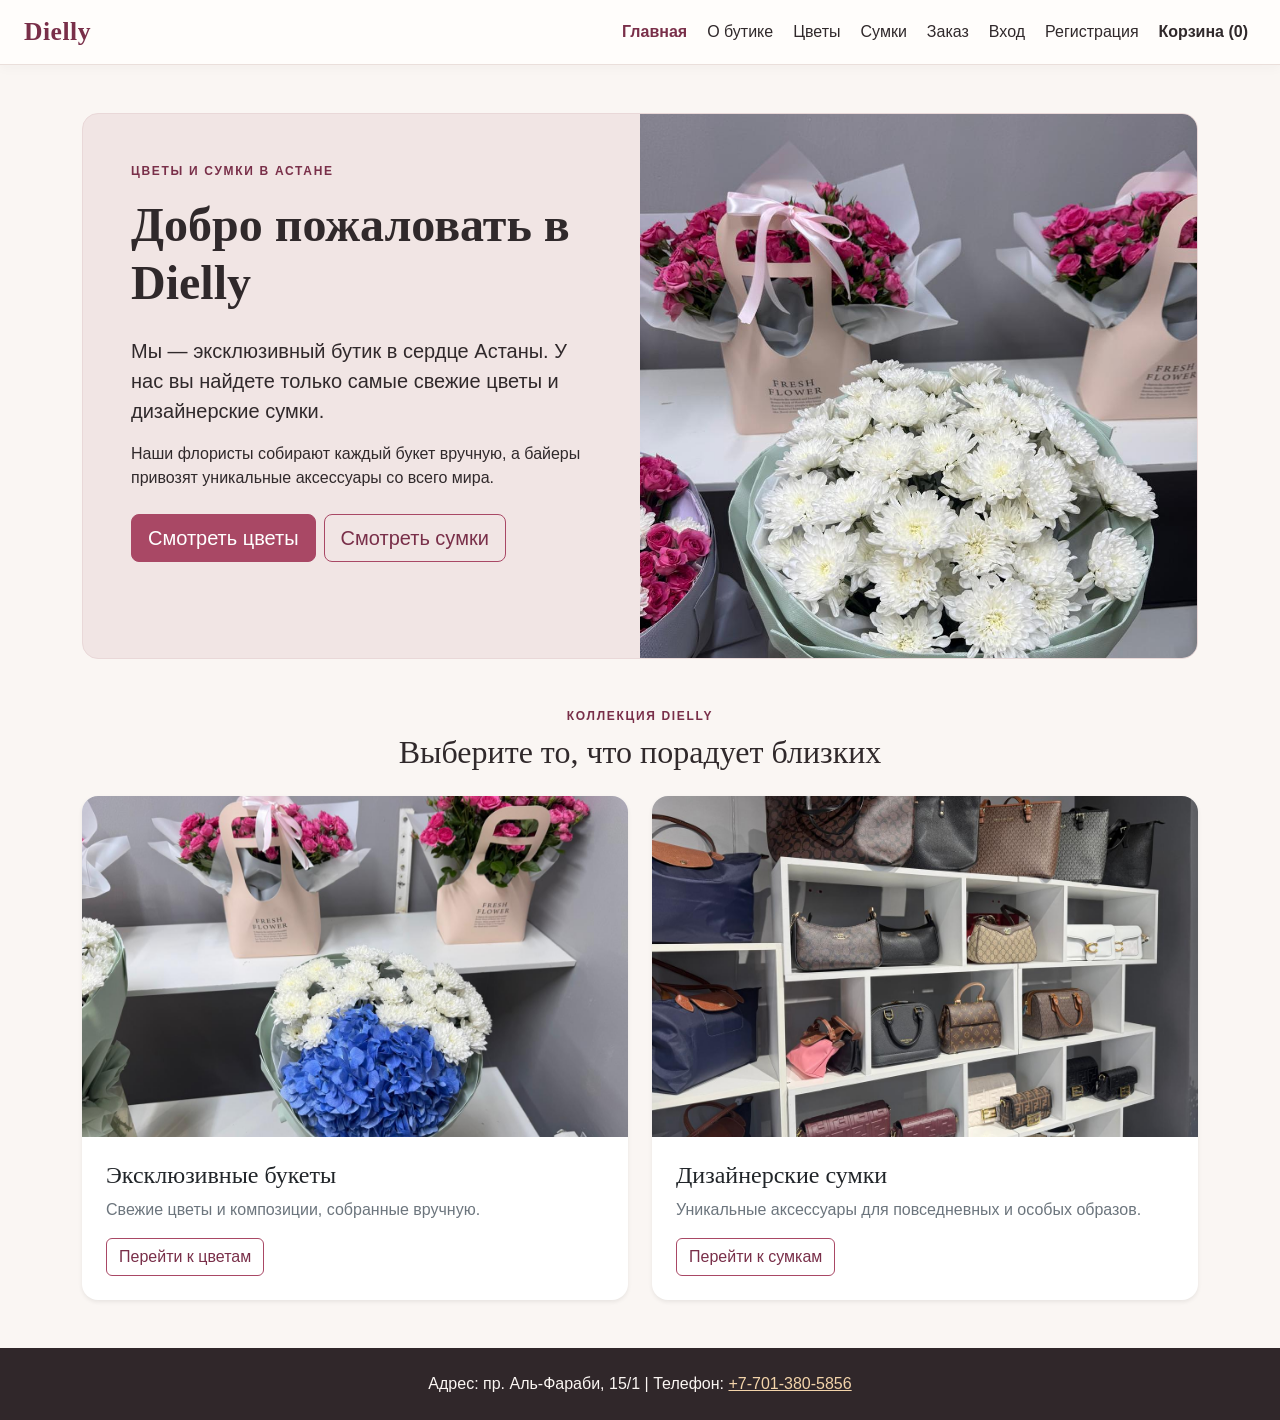
<file: index.html>
<!DOCTYPE html>
<html lang="ru">
<head>
    <meta charset="UTF-8">
    <meta name="viewport" content="width=device-width, initial-scale=1.0">
    <meta name="author" content="Sayat Maksatuly">
    <title>Главная — Dielly Flowers &amp; Bags</title>
    <!-- Bootstrap 5.3.8 -->
    <link href="https://cdn.jsdelivr.net/npm/bootstrap@5.3.8/dist/css/bootstrap.min.css" rel="stylesheet" integrity="sha384-sRIl4kxILFvY47J16cr9ZwB07vP4J8+LH7qKQnuqkuIAvNWLzeN8tE5YBujZqJLB" crossorigin="anonymous">
    <link rel="stylesheet" href="css/base.css">
    <link rel="stylesheet" href="css/sayat.css">
    <script src="https://code.jquery.com/jquery-3.7.1.min.js" integrity="sha256-/JqT3SQfawRcv/BIHPThkBvs0OEvtFFmqPF/lYI/Cxo=" crossorigin="anonymous" defer></script>
    <script src="js/data.js" defer></script>
    <script src="js/main.js" defer></script>
</head>
<body class="d-flex flex-column min-vh-100">
    <header class="site-header">
        <nav class="navbar navbar-expand-xl" aria-label="Основная навигация">
            <!-- container-fluid keeps the navigation full width. -->
            <div class="container-fluid px-3 px-lg-4">
                <a class="navbar-brand fw-semibold" href="index.html">Dielly</a>
                <button id="site-nav-toggle" class="navbar-toggler" type="button" data-bs-toggle="collapse" data-bs-target="#site-nav" aria-controls="site-nav" aria-expanded="false" aria-label="Открыть меню">
                    <span class="navbar-toggler-icon"></span>
                </button>
                <div class="collapse navbar-collapse" id="site-nav">
                    <ul class="navbar-nav ms-auto align-items-xl-center gap-xl-1">
                        <li class="nav-item"><a class="nav-link active" aria-current="page" href="index.html">Главная</a></li>
                        <li class="nav-item"><a class="nav-link" href="about.html">О бутике</a></li>
                        <li class="nav-item"><a class="nav-link" href="flowers.html">Цветы</a></li>
                        <li class="nav-item"><a class="nav-link" href="bags.html">Сумки</a></li>
                        <li class="nav-item"><a class="nav-link" href="order.html">Заказ</a></li>
                        <li class="nav-item"><a class="nav-link" href="login.html">Вход</a></li>
                        <li class="nav-item"><a class="nav-link" href="register.html">Регистрация</a></li>
                    </ul>
                </div>
            </div>
        </nav>
    </header>

    <main class="container flex-grow-1 py-4 py-md-5">
        <section class="hero-panel rounded-4 overflow-hidden mb-5">
            <div class="row g-0 align-items-stretch">
                <div class="col-12 col-lg-6 p-4 p-md-5 text-center text-md-start">
                    <p class="eyebrow mb-3">Цветы и сумки в Астане</p>
                    <h1 class="display-5 fw-bold mb-4">Добро пожаловать в Dielly</h1>
                    <p class="lead mb-3">Мы — эксклюзивный бутик в сердце Астаны. У нас вы найдете только самые свежие цветы и дизайнерские сумки.</p>
                    <p class="mb-4">Наши флористы собирают каждый букет вручную, а байеры привозят уникальные аксессуары со всего мира.</p>
                    <div class="d-flex flex-column flex-sm-row gap-2 justify-content-center justify-content-md-start">
                        <a class="btn btn-primary btn-lg" href="flowers.html">Смотреть цветы</a>
                        <a class="btn btn-outline-primary btn-lg" href="bags.html">Смотреть сумки</a>
                    </div>
                </div>
                <div class="col-12 col-lg-6 d-flex">
                    <img src="images/1/photo_3.jpeg" alt="Букеты цветов в бутике Dielly" class="hero-photo img-fluid d-block">
                </div>
            </div>
        </section>

        <section aria-labelledby="collections-title">
            <div class="text-center mb-4">
                <p class="eyebrow mb-2">Коллекция Dielly</p>
                <h2 id="collections-title" class="h2 mb-0">Выберите то, что порадует близких</h2>
            </div>
            <!-- Bootstrap Card component adapted for the existing flower and bag collections. -->
            <div class="row g-4">
                <div class="col-12 col-md-6">
                    <article class="card product-card h-100 border-0 shadow-sm">
                        <img src="images/1/photo_5.jpeg" alt="Цветочные композиции в бутике" class="category-photo img-fluid">
                        <div class="card-body p-4">
                            <h3 class="card-title h4">Эксклюзивные букеты</h3>
                            <p class="card-text text-secondary">Свежие цветы и композиции, собранные вручную.</p>
                            <a class="btn btn-outline-primary" href="flowers.html">Перейти к цветам</a>
                        </div>
                    </article>
                </div>
                <div class="col-12 col-md-6">
                    <article class="card product-card h-100 border-0 shadow-sm">
                        <img src="images/1/photo%202.jpeg" alt="Дизайнерские сумки на полках бутика" class="category-photo img-fluid">
                        <div class="card-body p-4">
                            <h3 class="card-title h4">Дизайнерские сумки</h3>
                            <p class="card-text text-secondary">Уникальные аксессуары для повседневных и особых образов.</p>
                            <a class="btn btn-outline-primary" href="bags.html">Перейти к сумкам</a>
                        </div>
                    </article>
                </div>
            </div>
        </section>
    </main>

    <footer class="mt-auto py-4 px-3 text-center">
        <p class="mb-0">Адрес: пр. Аль-Фараби, 15/1 | Телефон: <a href="tel:+77013805856">+7-701-380-5856</a></p>
    </footer>
    <script src="https://cdn.jsdelivr.net/npm/bootstrap@5.3.8/dist/js/bootstrap.bundle.min.js" integrity="sha384-FKyoEForCGlyvwx9Hj09JcYn3nv7wiPVlz7YYwJrWVcXK/BmnVDxM+D2scQbITxI" crossorigin="anonymous"></script>
</body>
</html>
</file>
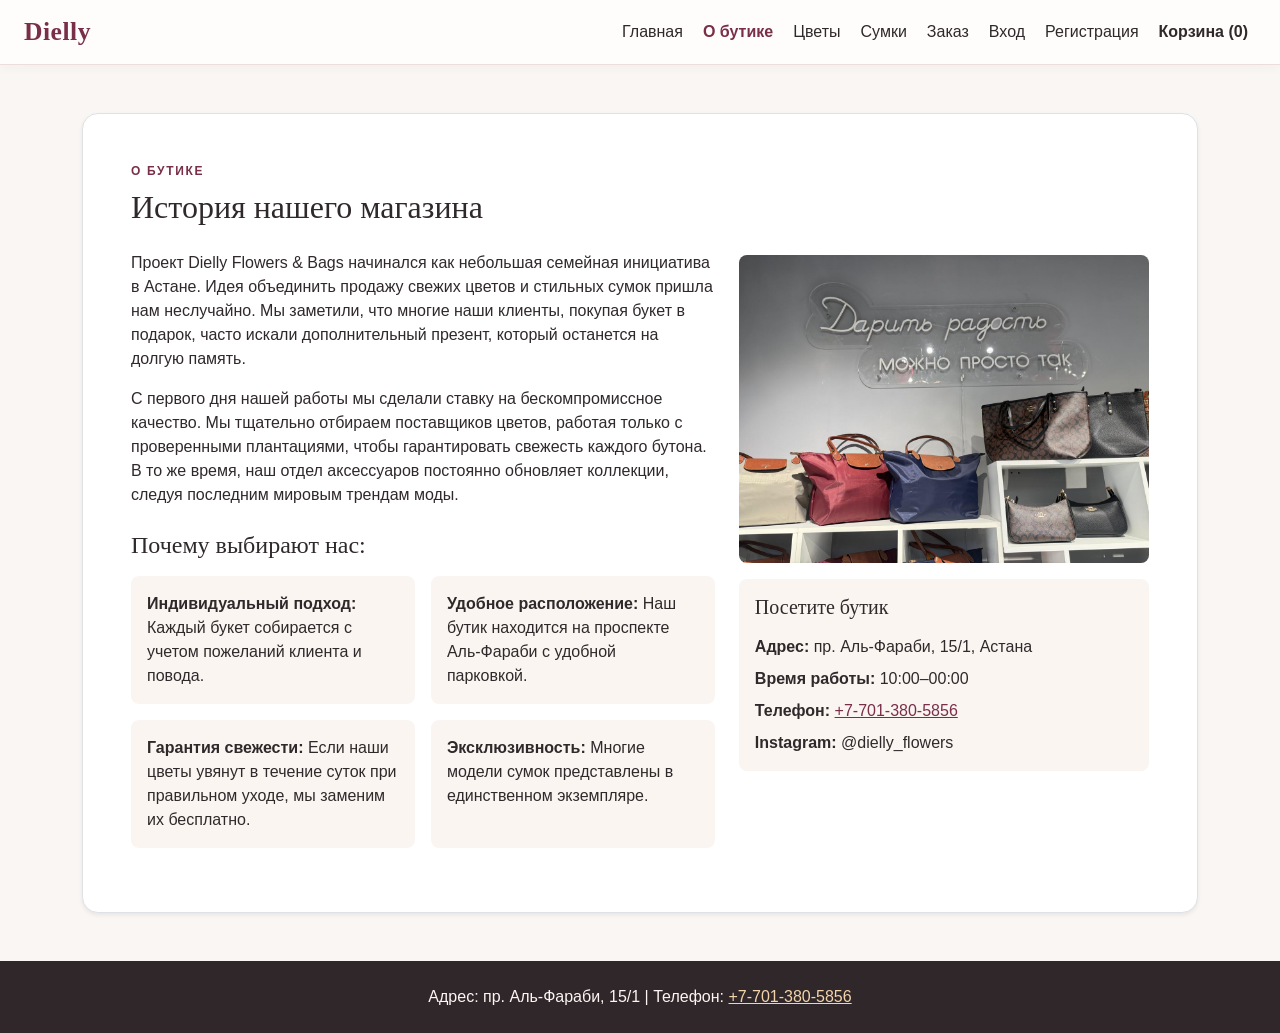
<file: about.html>
<!DOCTYPE html>
<html lang="ru">
<head>
    <meta charset="UTF-8">
    <meta name="viewport" content="width=device-width, initial-scale=1.0">
    <meta name="author" content="Rassul Tazhgulov">
    <title>О бутике — Dielly Flowers &amp; Bags</title>
    <!-- Bootstrap 5.3.8 -->
    <link href="https://cdn.jsdelivr.net/npm/bootstrap@5.3.8/dist/css/bootstrap.min.css" rel="stylesheet" integrity="sha384-sRIl4kxILFvY47J16cr9ZwB07vP4J8+LH7qKQnuqkuIAvNWLzeN8tE5YBujZqJLB" crossorigin="anonymous">
    <link rel="stylesheet" href="css/base.css">
    <link rel="stylesheet" href="css/rasul.css">
    <script src="https://code.jquery.com/jquery-3.7.1.min.js" integrity="sha256-/JqT3SQfawRcv/BIHPThkBvs0OEvtFFmqPF/lYI/Cxo=" crossorigin="anonymous" defer></script>
    <script src="js/data.js" defer></script>
    <script src="js/main.js" defer></script>
</head>
<body class="d-flex flex-column min-vh-100">
    <header class="site-header">
        <nav class="navbar navbar-expand-xl" aria-label="Основная навигация">
            <!-- container-fluid keeps the navigation full width. -->
            <div class="container-fluid px-3 px-lg-4">
                <a class="navbar-brand fw-semibold" href="index.html">Dielly</a>
                <button id="site-nav-toggle" class="navbar-toggler" type="button" data-bs-toggle="collapse" data-bs-target="#site-nav" aria-controls="site-nav" aria-expanded="false" aria-label="Открыть меню">
                    <span class="navbar-toggler-icon"></span>
                </button>
                <div class="collapse navbar-collapse" id="site-nav">
                    <ul class="navbar-nav ms-auto align-items-xl-center gap-xl-1">
                        <li class="nav-item"><a class="nav-link" href="index.html">Главная</a></li>
                        <li class="nav-item"><a class="nav-link active" aria-current="page" href="about.html">О бутике</a></li>
                        <li class="nav-item"><a class="nav-link" href="flowers.html">Цветы</a></li>
                        <li class="nav-item"><a class="nav-link" href="bags.html">Сумки</a></li>
                        <li class="nav-item"><a class="nav-link" href="order.html">Заказ</a></li>
                        <li class="nav-item"><a class="nav-link" href="login.html">Вход</a></li>
                        <li class="nav-item"><a class="nav-link" href="register.html">Регистрация</a></li>
                    </ul>
                </div>
            </div>
        </nav>
    </header>

    <main class="container flex-grow-1 py-4 py-md-5">
        <section class="bg-white border rounded-4 shadow-sm p-4 p-md-5">
            <div class="row g-4 align-items-center">
                <article class="col-12 col-lg-7">
                    <p class="eyebrow mb-2">О бутике</p>
                    <h1 class="h2 mb-4">История нашего магазина</h1>
                    <p>Проект Dielly Flowers &amp; Bags начинался как небольшая семейная инициатива в Астане. Идея объединить продажу свежих цветов и стильных сумок пришла нам неслучайно. Мы заметили, что многие наши клиенты, покупая букет в подарок, часто искали дополнительный презент, который останется на долгую память.</p>
                    <p>С первого дня нашей работы мы сделали ставку на бескомпромиссное качество. Мы тщательно отбираем поставщиков цветов, работая только с проверенными плантациями, чтобы гарантировать свежесть каждого бутона. В то же время, наш отдел аксессуаров постоянно обновляет коллекции, следуя последним мировым трендам моды.</p>
                    <h2 class="h4 mt-4 mb-3">Почему выбирают нас:</h2>
                    <ul class="row g-3 list-unstyled">
                        <li class="col-12 col-sm-6"><div class="reason-item rounded-3 p-3 h-100"><strong>Индивидуальный подход:</strong> Каждый букет собирается с учетом пожеланий клиента и повода.</div></li>
                        <li class="col-12 col-sm-6"><div class="reason-item rounded-3 p-3 h-100"><strong>Удобное расположение:</strong> Наш бутик находится на проспекте Аль-Фараби с удобной парковкой.</div></li>
                        <li class="col-12 col-sm-6"><div class="reason-item rounded-3 p-3 h-100"><strong>Гарантия свежести:</strong> Если наши цветы увянут в течение суток при правильном уходе, мы заменим их бесплатно.</div></li>
                        <li class="col-12 col-sm-6"><div class="reason-item rounded-3 p-3 h-100"><strong>Эксклюзивность:</strong> Многие модели сумок представлены в единственном экземпляре.</div></li>
                    </ul>
                </article>

                <aside class="col-12 col-lg-5 order-first order-lg-last">
                    <img src="images/1/about.jpg" alt="Полки с сумками в бутике Dielly" class="img-fluid rounded-3 about-photo">
                    <div class="reason-item rounded-3 p-3 mt-3">
                        <h2 class="h5 mb-3">Посетите бутик</h2>
                        <p class="mb-2"><strong>Адрес:</strong> пр. Аль-Фараби, 15/1, Астана</p>
                        <p class="mb-2"><strong>Время работы:</strong> 10:00–00:00</p>
                        <p class="mb-2"><strong>Телефон:</strong> <a href="tel:+77013805856">+7-701-380-5856</a></p>
                        <p class="mb-0"><strong>Instagram:</strong> @dielly_flowers</p>
                    </div>
                </aside>
            </div>
        </section>
    </main>

    <footer class="mt-auto py-4 px-3 text-center">
        <p class="mb-0">Адрес: пр. Аль-Фараби, 15/1 | Телефон: <a href="tel:+77013805856">+7-701-380-5856</a></p>
    </footer>
    <script src="https://cdn.jsdelivr.net/npm/bootstrap@5.3.8/dist/js/bootstrap.bundle.min.js" integrity="sha384-FKyoEForCGlyvwx9Hj09JcYn3nv7wiPVlz7YYwJrWVcXK/BmnVDxM+D2scQbITxI" crossorigin="anonymous"></script>
</body>
</html>
</file>
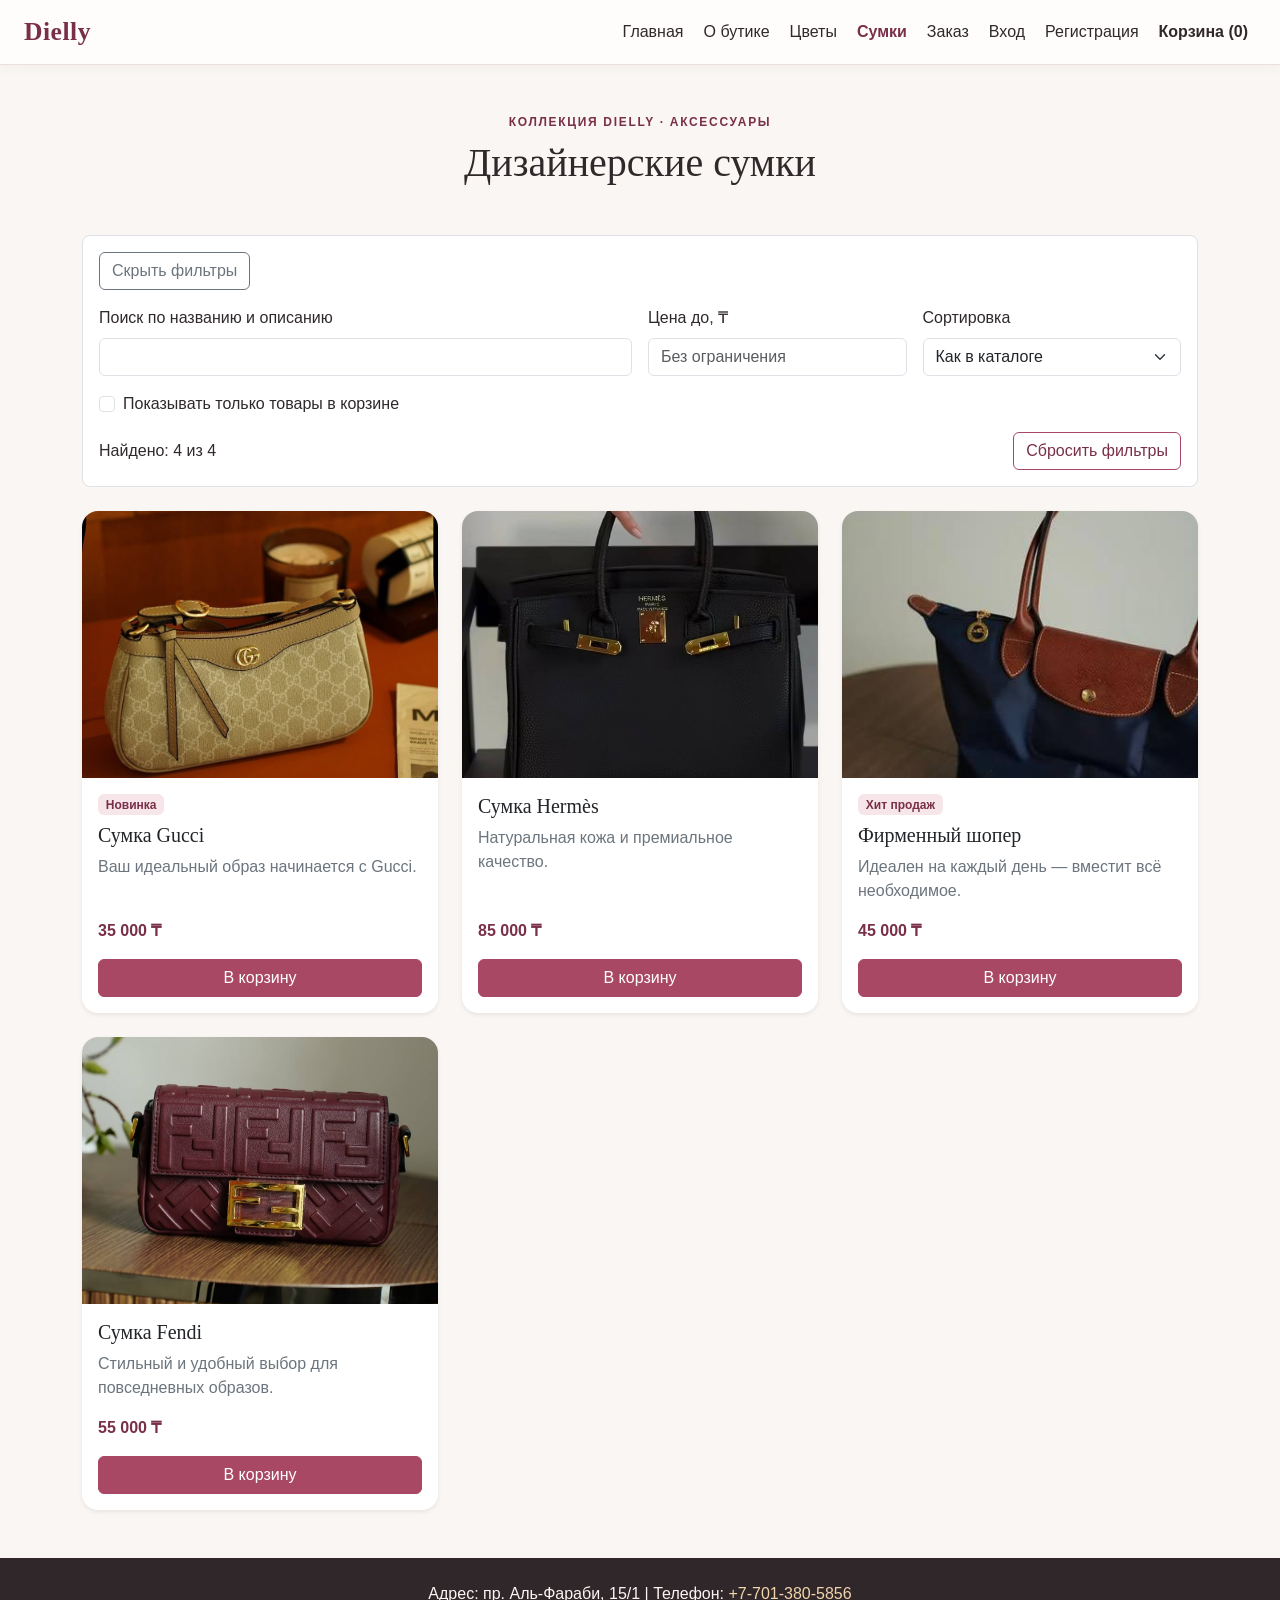
<file: bags.html>
<!DOCTYPE html>
<html lang="ru">
<head>
    <meta charset="UTF-8">
    <meta name="viewport" content="width=device-width, initial-scale=1.0">
    <meta name="author" content="Rassul Tazhgulov">
    <title>Сумки — Dielly Flowers &amp; Bags</title>
    <!-- Bootstrap 5.3.8 -->
    <link href="https://cdn.jsdelivr.net/npm/bootstrap@5.3.8/dist/css/bootstrap.min.css" rel="stylesheet" integrity="sha384-sRIl4kxILFvY47J16cr9ZwB07vP4J8+LH7qKQnuqkuIAvNWLzeN8tE5YBujZqJLB" crossorigin="anonymous">
    <link rel="stylesheet" href="css/base.css">
    <link rel="stylesheet" href="css/rasul.css">
    <script src="https://code.jquery.com/jquery-3.7.1.min.js" integrity="sha256-/JqT3SQfawRcv/BIHPThkBvs0OEvtFFmqPF/lYI/Cxo=" crossorigin="anonymous" defer></script>
    <script src="js/data.js" defer></script>
    <script src="js/main.js" defer></script>
    <script src="js/catalog.js" defer></script>
</head>
<body class="d-flex flex-column min-vh-100">
    <header class="site-header">
        <nav class="navbar navbar-expand-xl" aria-label="Основная навигация">
            <!-- container-fluid keeps the navigation full width. -->
            <div class="container-fluid px-3 px-lg-4">
                <a class="navbar-brand fw-semibold" href="index.html">Dielly</a>
                <button id="site-nav-toggle" class="navbar-toggler" type="button" data-bs-toggle="collapse" data-bs-target="#site-nav" aria-controls="site-nav" aria-expanded="false" aria-label="Открыть меню">
                    <span class="navbar-toggler-icon"></span>
                </button>
                <div class="collapse navbar-collapse" id="site-nav">
                    <ul class="navbar-nav ms-auto align-items-xl-center gap-xl-1">
                        <li class="nav-item"><a class="nav-link" href="index.html">Главная</a></li>
                        <li class="nav-item"><a class="nav-link" href="about.html">О бутике</a></li>
                        <li class="nav-item"><a class="nav-link" href="flowers.html">Цветы</a></li>
                        <li class="nav-item"><a class="nav-link active" aria-current="page" href="bags.html">Сумки</a></li>
                        <li class="nav-item"><a class="nav-link" href="order.html">Заказ</a></li>
                        <li class="nav-item"><a class="nav-link" href="login.html">Вход</a></li>
                        <li class="nav-item"><a class="nav-link" href="register.html">Регистрация</a></li>
                    </ul>
                </div>
            </div>
        </nav>
    </header>

    <main class="container flex-grow-1 py-4 py-md-5">
        <section>
            <div class="text-center mb-4 mb-md-5">
                <p class="eyebrow mb-2">Коллекция Dielly · Аксессуары</p>
                <h1 class="mb-0">Дизайнерские сумки</h1>
            </div>
            <!-- Bootstrap Card component: adapted to show the existing products. -->
            <div id="bags-list" class="row g-4">
                <div class="col-12 col-md-6 col-lg-4">
                    <article id="product-gucci" class="card product-card h-100 border-0 shadow-sm">
                        <img src="images/2/gucci.jpeg" alt="Сумка Gucci" class="card-img-top img-fluid product-photo product-photo-top">
                        <div class="card-body d-flex flex-column">
                            <span class="badge product-badge align-self-start mb-2">Новинка</span>
                            <h2 class="card-title h5">Сумка Gucci</h2>
                            <p class="card-text text-secondary">Ваш идеальный образ начинается с Gucci.</p>
                            <p class="product-price fw-bold mt-auto mb-3">35 000 ₸</p>
                            <a id="order-gucci" href="order.html" class="btn btn-primary">Заказать</a>
                        </div>
                    </article>
                </div>
                <div class="col-12 col-md-6 col-lg-4">
                    <article id="product-hermes" class="card product-card h-100 border-0 shadow-sm">
                        <img src="images/2/hermes.jpeg" alt="Сумка Hermès из натуральной кожи" class="card-img-top img-fluid product-photo">
                        <div class="card-body d-flex flex-column">
                            <h2 class="card-title h5">Сумка Hermès</h2>
                            <p class="card-text text-secondary">Натуральная кожа и премиальное качество.</p>
                            <p class="product-price fw-bold mt-auto mb-3">85 000 ₸</p>
                            <a id="order-hermes" href="order.html" class="btn btn-primary">Заказать</a>
                        </div>
                    </article>
                </div>
                <div class="col-12 col-md-6 col-lg-4">
                    <article id="product-shopper" class="card product-card h-100 border-0 shadow-sm">
                        <img src="images/2/shopper.jpeg" alt="Фирменный шопер" class="card-img-top img-fluid product-photo">
                        <div class="card-body d-flex flex-column">
                            <span class="badge product-badge align-self-start mb-2">Хит продаж</span>
                            <h2 class="card-title h5">Фирменный шопер</h2>
                            <p class="card-text text-secondary">Идеален на каждый день — вместит всё необходимое.</p>
                            <p class="product-price fw-bold mt-auto mb-3">45 000 ₸</p>
                            <a id="order-shopper" href="order.html" class="btn btn-primary">Заказать</a>
                        </div>
                    </article>
                </div>
                <div class="col-12 col-md-6 col-lg-4">
                    <article id="product-fendi" class="card product-card h-100 border-0 shadow-sm">
                        <img src="images/2/fendi.jpeg" alt="Сумка Fendi" class="card-img-top img-fluid product-photo product-photo-bottom">
                        <div class="card-body d-flex flex-column">
                            <h2 class="card-title h5">Сумка Fendi</h2>
                            <p class="card-text text-secondary">Стильный и удобный выбор для повседневных образов.</p>
                            <p class="product-price fw-bold mt-auto mb-3">55 000 ₸</p>
                            <a id="order-fendi" href="order.html" class="btn btn-primary">Заказать</a>
                        </div>
                    </article>
                </div>
            </div>
        </section>
    </main>

    <footer class="mt-auto py-4 px-3 text-center">
        <p class="mb-0">Адрес: пр. Аль-Фараби, 15/1 | Телефон: <a href="tel:+77013805856">+7-701-380-5856</a></p>
    </footer>
    <script src="https://cdn.jsdelivr.net/npm/bootstrap@5.3.8/dist/js/bootstrap.bundle.min.js" integrity="sha384-FKyoEForCGlyvwx9Hj09JcYn3nv7wiPVlz7YYwJrWVcXK/BmnVDxM+D2scQbITxI" crossorigin="anonymous"></script>
</body>
</html>
</file>
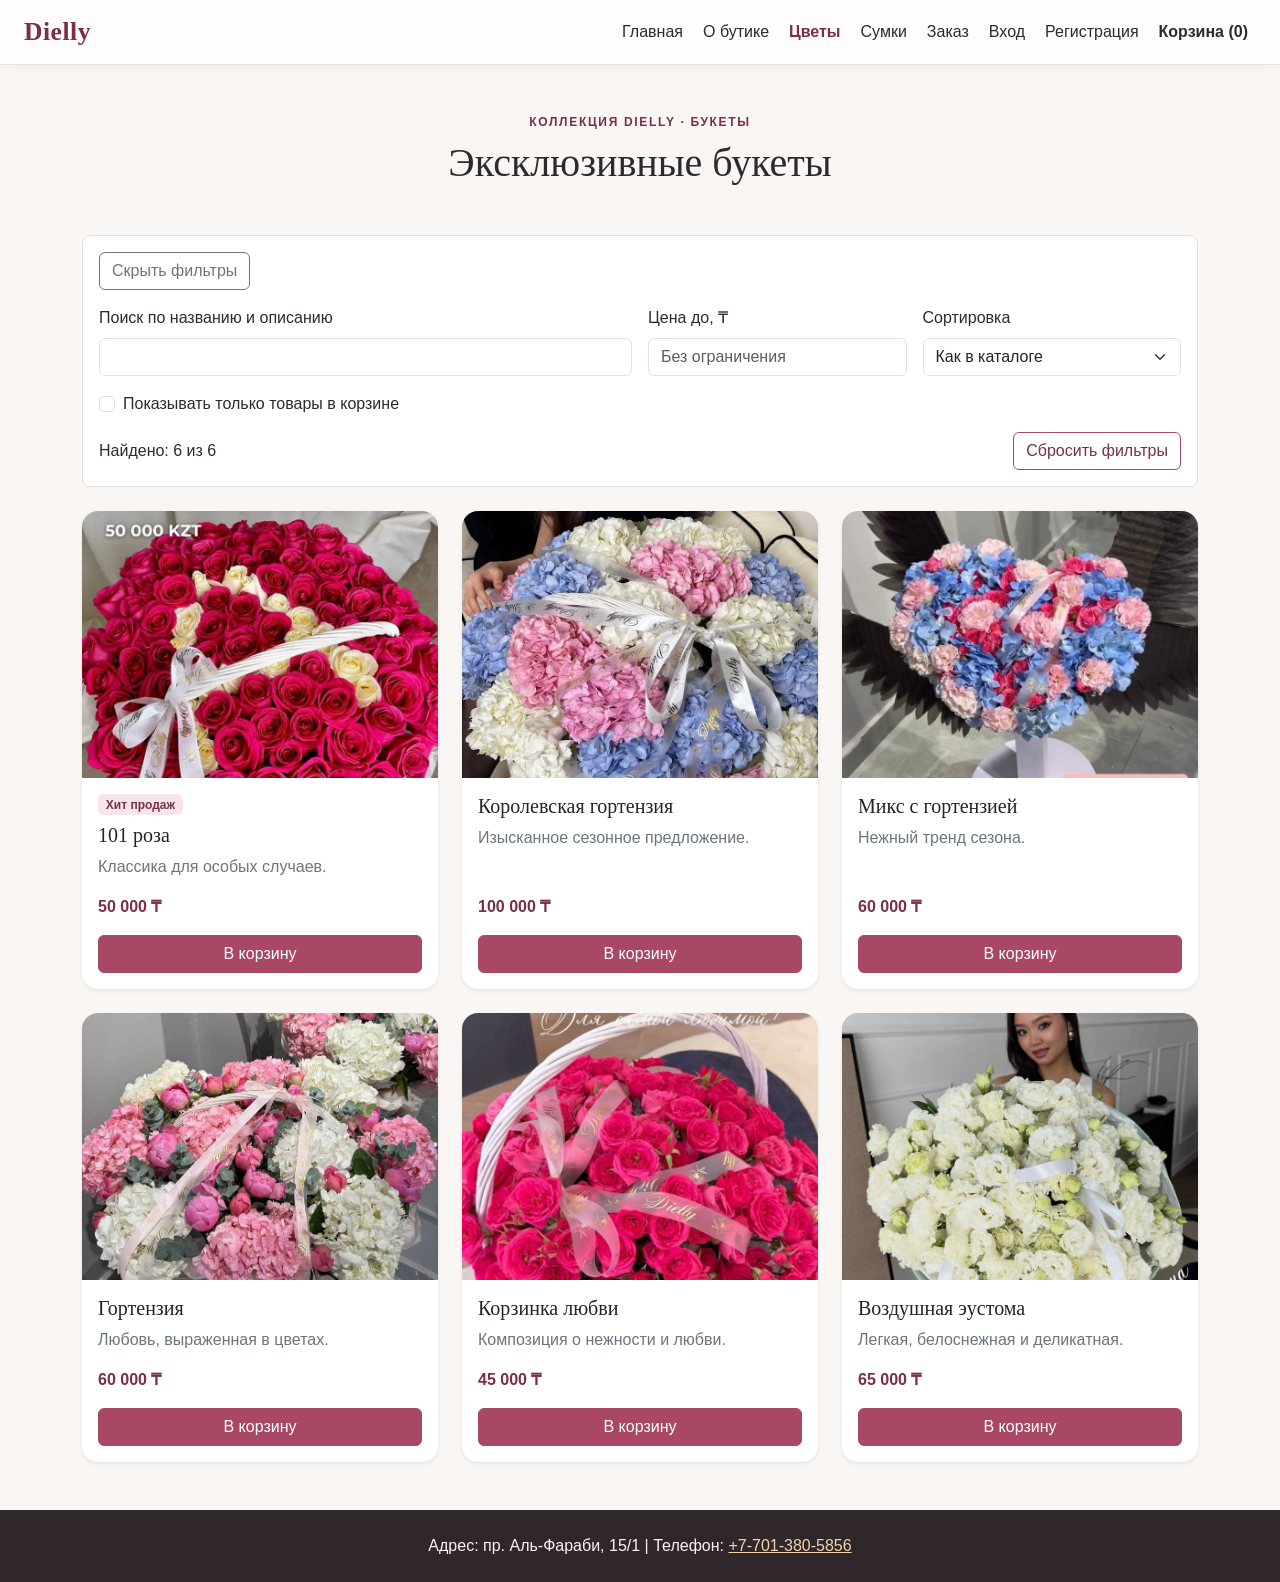
<file: flowers.html>
<!DOCTYPE html>
<html lang="ru">
<head>
    <meta charset="UTF-8">
    <meta name="viewport" content="width=device-width, initial-scale=1.0">
    <meta name="author" content="Rassul Tazhgulov">
    <title>Цветы — Dielly Flowers &amp; Bags</title>
    <!-- Bootstrap 5.3.8 -->
    <link href="https://cdn.jsdelivr.net/npm/bootstrap@5.3.8/dist/css/bootstrap.min.css" rel="stylesheet" integrity="sha384-sRIl4kxILFvY47J16cr9ZwB07vP4J8+LH7qKQnuqkuIAvNWLzeN8tE5YBujZqJLB" crossorigin="anonymous">
    <link rel="stylesheet" href="css/base.css">
    <link rel="stylesheet" href="css/rasul.css">
    <script src="https://code.jquery.com/jquery-3.7.1.min.js" integrity="sha256-/JqT3SQfawRcv/BIHPThkBvs0OEvtFFmqPF/lYI/Cxo=" crossorigin="anonymous" defer></script>
    <script src="js/data.js" defer></script>
    <script src="js/main.js" defer></script>
    <script src="js/catalog.js" defer></script>
</head>
<body class="d-flex flex-column min-vh-100">
    <header class="site-header">
        <nav class="navbar navbar-expand-xl" aria-label="Основная навигация">
            <!-- container-fluid keeps the navigation full width. -->
            <div class="container-fluid px-3 px-lg-4">
                <a class="navbar-brand fw-semibold" href="index.html">Dielly</a>
                <button id="site-nav-toggle" class="navbar-toggler" type="button" data-bs-toggle="collapse" data-bs-target="#site-nav" aria-controls="site-nav" aria-expanded="false" aria-label="Открыть меню">
                    <span class="navbar-toggler-icon"></span>
                </button>
                <div class="collapse navbar-collapse" id="site-nav">
                    <ul class="navbar-nav ms-auto align-items-xl-center gap-xl-1">
                        <li class="nav-item"><a class="nav-link" href="index.html">Главная</a></li>
                        <li class="nav-item"><a class="nav-link" href="about.html">О бутике</a></li>
                        <li class="nav-item"><a class="nav-link active" aria-current="page" href="flowers.html">Цветы</a></li>
                        <li class="nav-item"><a class="nav-link" href="bags.html">Сумки</a></li>
                        <li class="nav-item"><a class="nav-link" href="order.html">Заказ</a></li>
                        <li class="nav-item"><a class="nav-link" href="login.html">Вход</a></li>
                        <li class="nav-item"><a class="nav-link" href="register.html">Регистрация</a></li>
                    </ul>
                </div>
            </div>
        </nav>
    </header>

    <main class="container flex-grow-1 py-4 py-md-5">
        <section>
            <div class="text-center mb-4 mb-md-5">
                <p class="eyebrow mb-2">Коллекция Dielly · Букеты</p>
                <h1 class="mb-0">Эксклюзивные букеты</h1>
            </div>
            <!-- Bootstrap Card component: adapted to show the existing products. -->
            <div id="flowers-list" class="row g-4">
                <div class="col-12 col-md-6 col-lg-4">
                    <article id="product-101-rose" class="card product-card h-100 border-0 shadow-sm">
                        <img src="images/2/101-rose.jpeg" alt="Букет из 101 розы" class="card-img-top img-fluid product-photo">
                        <div class="card-body d-flex flex-column">
                            <span class="badge product-badge align-self-start mb-2">Хит продаж</span>
                            <h2 class="card-title h5">101 роза</h2>
                            <p class="card-text text-secondary">Классика для особых случаев.</p>
                            <p class="product-price fw-bold mt-auto mb-3">50 000 ₸</p>
                            <a id="order-101-rose" href="order.html" class="btn btn-primary">Заказать</a>
                        </div>
                    </article>
                </div>
                <div class="col-12 col-md-6 col-lg-4">
                    <article id="product-gortenzia-royal" class="card product-card h-100 border-0 shadow-sm">
                        <img src="images/2/korolevskaya-gortenzia.jpeg" alt="Букет королевской гортензии" class="card-img-top img-fluid product-photo">
                        <div class="card-body d-flex flex-column">
                            <h2 class="card-title h5">Королевская гортензия</h2>
                            <p class="card-text text-secondary">Изысканное сезонное предложение.</p>
                            <p class="product-price fw-bold mt-auto mb-3">100 000 ₸</p>
                            <a id="order-gortenzia-royal" href="order.html" class="btn btn-primary">Заказать</a>
                        </div>
                    </article>
                </div>
                <div class="col-12 col-md-6 col-lg-4">
                    <article id="product-mix-gortenzia" class="card product-card h-100 border-0 shadow-sm">
                        <img src="images/2/trend-sezona.jpeg" alt="Букет-микс с гортензией" class="card-img-top img-fluid product-photo">
                        <div class="card-body d-flex flex-column">
                            <h2 class="card-title h5">Микс с гортензией</h2>
                            <p class="card-text text-secondary">Нежный тренд сезона.</p>
                            <p class="product-price fw-bold mt-auto mb-3">60 000 ₸</p>
                            <a id="order-mix-gortenzia" href="order.html" class="btn btn-primary">Заказать</a>
                        </div>
                    </article>
                </div>
                <div class="col-12 col-md-6 col-lg-4">
                    <article id="product-gortenzia" class="card product-card h-100 border-0 shadow-sm">
                        <img src="images/2/gortenzia.jpeg" alt="Букет гортензии" class="card-img-top img-fluid product-photo">
                        <div class="card-body d-flex flex-column">
                            <h2 class="card-title h5">Гортензия</h2>
                            <p class="card-text text-secondary">Любовь, выраженная в цветах.</p>
                            <p class="product-price fw-bold mt-auto mb-3">60 000 ₸</p>
                            <a id="order-gortenzia" href="order.html" class="btn btn-primary">Заказать</a>
                        </div>
                    </article>
                </div>
                <div class="col-12 col-md-6 col-lg-4">
                    <article id="product-love-basket" class="card product-card h-100 border-0 shadow-sm">
                        <img src="images/2/korzinka-lubvi.jpeg" alt="Корзинка с цветами" class="card-img-top img-fluid product-photo">
                        <div class="card-body d-flex flex-column">
                            <h2 class="card-title h5">Корзинка любви</h2>
                            <p class="card-text text-secondary">Композиция о нежности и любви.</p>
                            <p class="product-price fw-bold mt-auto mb-3">45 000 ₸</p>
                            <a id="order-love-basket" href="order.html" class="btn btn-primary">Заказать</a>
                        </div>
                    </article>
                </div>
                <div class="col-12 col-md-6 col-lg-4">
                    <article id="product-eustoma" class="card product-card h-100 border-0 shadow-sm">
                        <img src="images/2/vozdushnaya-eustoma.jpeg" alt="Воздушная эустома" class="card-img-top img-fluid product-photo">
                        <div class="card-body d-flex flex-column">
                            <h2 class="card-title h5">Воздушная эустома</h2>
                            <p class="card-text text-secondary">Легкая, белоснежная и деликатная.</p>
                            <p class="product-price fw-bold mt-auto mb-3">65 000 ₸</p>
                            <a id="order-eustoma" href="order.html" class="btn btn-primary">Заказать</a>
                        </div>
                    </article>
                </div>
            </div>
        </section>
    </main>

    <footer class="mt-auto py-4 px-3 text-center">
        <p class="mb-0">Адрес: пр. Аль-Фараби, 15/1 | Телефон: <a href="tel:+77013805856">+7-701-380-5856</a></p>
    </footer>
    <script src="https://cdn.jsdelivr.net/npm/bootstrap@5.3.8/dist/js/bootstrap.bundle.min.js" integrity="sha384-FKyoEForCGlyvwx9Hj09JcYn3nv7wiPVlz7YYwJrWVcXK/BmnVDxM+D2scQbITxI" crossorigin="anonymous"></script>
</body>
</html>
</file>
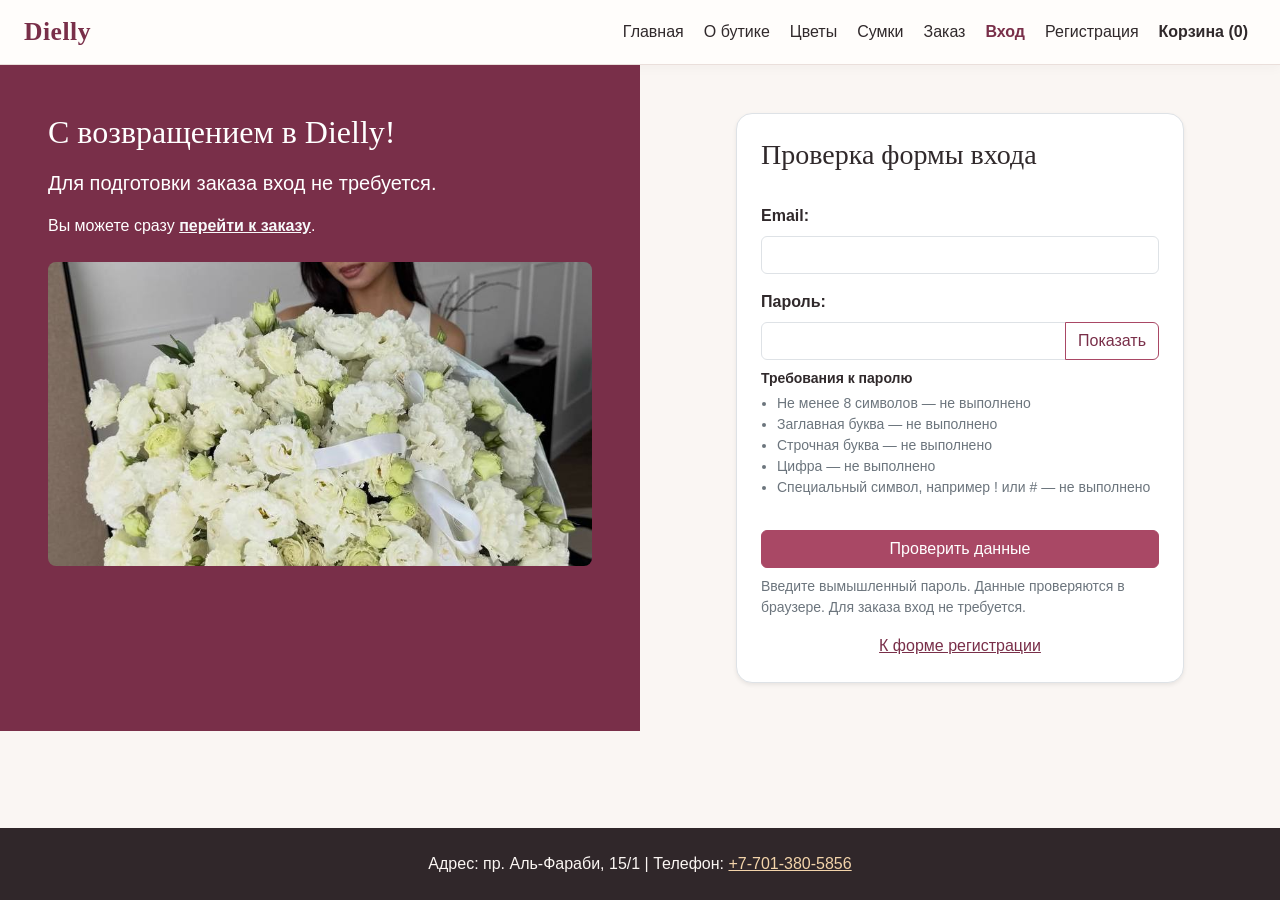
<file: login.html>
<!DOCTYPE html>
<html lang="ru">
<head>
    <meta charset="UTF-8">
    <meta name="viewport" content="width=device-width, initial-scale=1.0">
    <meta name="author" content="Sayat Maksatuly">
    <title>Вход — Dielly Flowers &amp; Bags</title>
    <!-- Bootstrap 5.3.8 -->
    <link href="https://cdn.jsdelivr.net/npm/bootstrap@5.3.8/dist/css/bootstrap.min.css" rel="stylesheet" integrity="sha384-sRIl4kxILFvY47J16cr9ZwB07vP4J8+LH7qKQnuqkuIAvNWLzeN8tE5YBujZqJLB" crossorigin="anonymous">
    <link rel="stylesheet" href="css/base.css">
    <link rel="stylesheet" href="css/sayat.css">
    <script src="https://code.jquery.com/jquery-3.7.1.min.js" integrity="sha256-/JqT3SQfawRcv/BIHPThkBvs0OEvtFFmqPF/lYI/Cxo=" crossorigin="anonymous" defer></script>
    <script src="js/data.js" defer></script>
    <script src="js/main.js" defer></script>
    <script src="js/auth.js" defer></script>
</head>
<body class="d-flex flex-column min-vh-100">
    <header class="site-header">
        <nav class="navbar navbar-expand-xl" aria-label="Основная навигация">
            <!-- container-fluid keeps the navigation full width. -->
            <div class="container-fluid px-3 px-lg-4">
                <a class="navbar-brand fw-semibold" href="index.html">Dielly</a>
                <button id="site-nav-toggle" class="navbar-toggler" type="button" data-bs-toggle="collapse" data-bs-target="#site-nav" aria-controls="site-nav" aria-expanded="false" aria-label="Открыть меню">
                    <span class="navbar-toggler-icon"></span>
                </button>
                <div class="collapse navbar-collapse" id="site-nav">
                    <ul class="navbar-nav ms-auto align-items-xl-center gap-xl-1">
                        <li class="nav-item"><a class="nav-link" href="index.html">Главная</a></li>
                        <li class="nav-item"><a class="nav-link" href="about.html">О бутике</a></li>
                        <li class="nav-item"><a class="nav-link" href="flowers.html">Цветы</a></li>
                        <li class="nav-item"><a class="nav-link" href="bags.html">Сумки</a></li>
                        <li class="nav-item"><a class="nav-link" href="order.html">Заказ</a></li>
                        <li class="nav-item"><a class="nav-link active" aria-current="page" href="login.html">Вход</a></li>
                        <li class="nav-item"><a class="nav-link" href="register.html">Регистрация</a></li>
                    </ul>
                </div>
            </div>
        </nav>
    </header>

    <main class="container-fluid flex-grow-1 p-0">
        <section class="row g-0">
            <article class="auth-promo col-12 col-lg-6 p-3 p-sm-4 p-md-5 text-white">
                <h1 class="h2">С возвращением в Dielly!</h1>
                <p class="lead mt-3">Для подготовки заказа вход не требуется.</p>
                <p class="mb-0">Вы можете сразу <a class="link-light fw-semibold" href="order.html">перейти к заказу</a>.</p>
                <img src="images/2/vozdushnaya-eustoma.jpeg" alt="Букет белой эустомы" class="auth-photo img-fluid w-100 rounded-3 mt-4 d-none d-md-block">
            </article>

            <aside class="col-12 col-lg-6 p-3 p-sm-4 p-md-5 d-flex align-items-center justify-content-center">
                <form id="login-form" class="auth-form bg-white border rounded-4 shadow-sm p-3 p-sm-4">
                    <fieldset class="border-0 p-0">
                        <legend class="h3 mb-3">Авторизация</legend>
                        <label class="form-label fw-semibold mt-3" for="login-email">Email:</label>
                        <input class="form-control" type="email" id="login-email" name="email" required>
                        <label class="form-label fw-semibold mt-3" for="login-password">Пароль:</label>
                        <input class="form-control" type="password" id="login-password" name="password" required>
                        <div id="login-errors" class="alert alert-danger d-none mt-4" role="alert"></div>
                        <button id="login-submit" class="btn btn-primary w-100 mt-4" type="button">Войти</button>
                        <p class="small text-secondary mt-2 mb-0">Данные не отправляются. Проверка учётной записи не выполняется.</p>
                    </fieldset>
                    <section id="login-result" class="border-top mt-4 pt-3" aria-labelledby="login-result-title">
                        <h2 id="login-result-title" class="h5">Результат</h2>
                        <p class="mb-2">Вход не выполнен.</p>
                        <div id="login-message" class="alert alert-success d-none mb-0" role="status"></div>
                    </section>
                    <p class="text-center mt-3 mb-0">Нет аккаунта? <a href="register.html">Зарегистрироваться</a></p>
                </form>
            </aside>
        </section>
    </main>

    <footer class="mt-auto py-4 px-3 text-center">
        <p class="mb-0">Адрес: пр. Аль-Фараби, 15/1 | Телефон: <a href="tel:+77013805856">+7-701-380-5856</a></p>
    </footer>
    <script src="https://cdn.jsdelivr.net/npm/bootstrap@5.3.8/dist/js/bootstrap.bundle.min.js" integrity="sha384-FKyoEForCGlyvwx9Hj09JcYn3nv7wiPVlz7YYwJrWVcXK/BmnVDxM+D2scQbITxI" crossorigin="anonymous"></script>
</body>
</html>
</file>
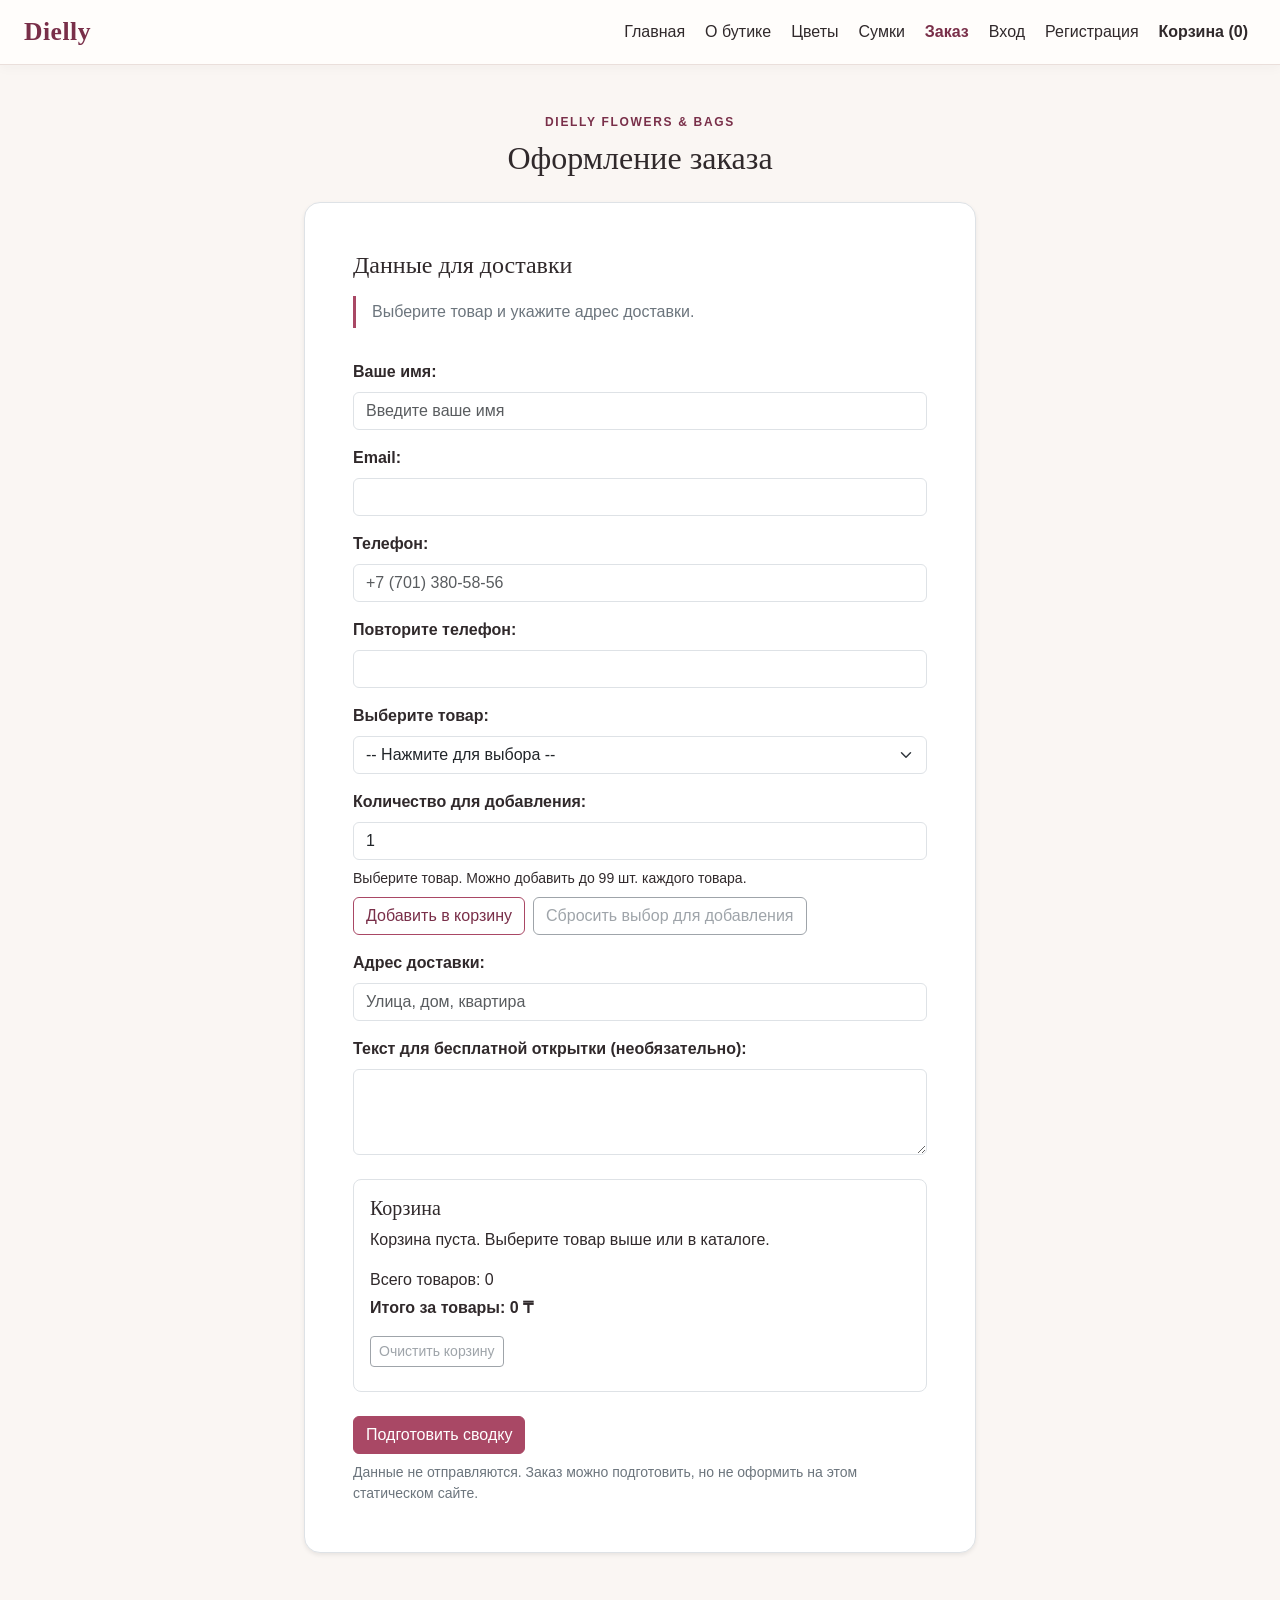
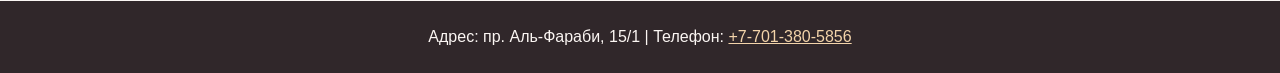
<file: order.html>
<!DOCTYPE html>
<html lang="ru">
<head>
    <meta charset="UTF-8">
    <meta name="viewport" content="width=device-width, initial-scale=1.0">
    <meta name="author" content="Sayat Maksatuly">
    <title>Оформление заказа — Dielly Flowers &amp; Bags</title>
    <!-- Bootstrap 5.3.8 -->
    <link href="https://cdn.jsdelivr.net/npm/bootstrap@5.3.8/dist/css/bootstrap.min.css" rel="stylesheet" integrity="sha384-sRIl4kxILFvY47J16cr9ZwB07vP4J8+LH7qKQnuqkuIAvNWLzeN8tE5YBujZqJLB" crossorigin="anonymous">
    <link rel="stylesheet" href="css/base.css">
    <link rel="stylesheet" href="css/sayat.css">
    <script src="https://code.jquery.com/jquery-3.7.1.min.js" integrity="sha256-/JqT3SQfawRcv/BIHPThkBvs0OEvtFFmqPF/lYI/Cxo=" crossorigin="anonymous" defer></script>
    <script src="js/data.js" defer></script>
    <script src="js/main.js" defer></script>
    <script src="js/order.js" defer></script>
</head>
<body class="d-flex flex-column min-vh-100">
    <header class="site-header">
        <nav class="navbar navbar-expand-xl" aria-label="Основная навигация">
            <!-- container-fluid keeps the navigation full width. -->
            <div class="container-fluid px-3 px-lg-4">
                <a class="navbar-brand fw-semibold" href="index.html">Dielly</a>
                <button id="site-nav-toggle" class="navbar-toggler" type="button" data-bs-toggle="collapse" data-bs-target="#site-nav" aria-controls="site-nav" aria-expanded="false" aria-label="Открыть меню">
                    <span class="navbar-toggler-icon"></span>
                </button>
                <div class="collapse navbar-collapse" id="site-nav">
                    <ul class="navbar-nav ms-auto align-items-xl-center gap-xl-1">
                        <li class="nav-item"><a class="nav-link" href="index.html">Главная</a></li>
                        <li class="nav-item"><a class="nav-link" href="about.html">О бутике</a></li>
                        <li class="nav-item"><a class="nav-link" href="flowers.html">Цветы</a></li>
                        <li class="nav-item"><a class="nav-link" href="bags.html">Сумки</a></li>
                        <li class="nav-item"><a class="nav-link active" aria-current="page" href="order.html">Заказ</a></li>
                        <li class="nav-item"><a class="nav-link" href="login.html">Вход</a></li>
                        <li class="nav-item"><a class="nav-link" href="register.html">Регистрация</a></li>
                    </ul>
                </div>
            </div>
        </nav>
    </header>

    <main class="container flex-grow-1 py-4 py-md-5">
        <section class="mx-auto order-section">
            <div class="text-center mb-4">
                <p class="eyebrow mb-2">Dielly Flowers &amp; Bags</p>
                <h1 class="h2 mb-0">Оформление заказа</h1>
            </div>
            <form id="order-form" class="bg-white border rounded-4 shadow-sm p-3 p-sm-4 p-md-5">
                <fieldset class="border-0 p-0">
                    <legend class="h4 mb-3">Данные для доставки</legend>
                    <p class="welcome-note ps-3 py-1 text-secondary">Выберите товар и укажите адрес доставки.</p>
                    <label class="form-label fw-semibold mt-3" for="order-name">Ваше имя:</label>
                    <input class="form-control" type="text" id="order-name" name="name" placeholder="Введите ваше имя" required>

                    <label class="form-label fw-semibold mt-3" for="order-phone">Телефон:</label>
                    <input class="form-control" type="tel" id="order-phone" name="phone" placeholder="+7 (701) 380-58-56" required>

                    <label class="form-label fw-semibold mt-3" for="order-product">Выберите товар:</label>
                    <select class="form-select" id="order-product" name="product" required>
                        <option value="" disabled selected>-- Нажмите для выбора --</option>
                        <optgroup label="Эксклюзивные цветы">
                            <option value="101-rose">101 роза (50 000 ₸)</option>
                            <option value="gortenzia-royal">Королевская гортензия (100 000 ₸)</option>
                            <option value="mix-gortenzia">Микс с гортензией (60 000 ₸)</option>
                            <option value="gortenzia">Гортензия (60 000 ₸)</option>
                            <option value="love-basket">Корзинка любви (45 000 ₸)</option>
                            <option value="eustoma">Воздушная эустома (65 000 ₸)</option>
                        </optgroup>
                        <optgroup label="Дизайнерские сумки">
                            <option value="shopper">Фирменный шопер (45 000 ₸)</option>
                            <option value="gucci">Сумка Gucci (35 000 ₸)</option>
                            <option value="fendi">Сумка Fendi (55 000 ₸)</option>
                            <option value="hermes">Сумка Hermès (85 000 ₸)</option>
                        </optgroup>
                    </select>

                    <label class="form-label fw-semibold mt-3" for="order-address">Адрес доставки:</label>
                    <input class="form-control" type="text" id="order-address" name="address" placeholder="Улица, дом, квартира" required>

                    <label class="form-label fw-semibold mt-3" for="order-comments">Текст для бесплатной открытки (необязательно):</label>
                    <textarea class="form-control" id="order-comments" name="comments" rows="3"></textarea>
                </fieldset>

                <div id="order-summary" class="border rounded-3 p-3 mt-4">
                    <h2 class="h5">Сводка заказа</h2>
                    <p class="mb-0">Стоимость выбранного товара: <output id="order-total">не рассчитана</output></p>
                </div>

                <div id="order-errors" class="alert alert-danger d-none mt-4" role="alert"></div>
                <button id="order-submit" class="btn btn-primary mt-4" type="button">Подтвердить заказ</button>
                <p class="small text-secondary mt-2 mb-0">Данные не отправляются. Заказ можно подготовить, но не оформить на этом статическом сайте.</p>

                <section id="order-result" class="border-top mt-4 pt-3" aria-labelledby="order-result-title">
                    <h2 id="order-result-title" class="h5">Результат</h2>
                    <p class="mb-2">Заказ не отправлен.</p>
                    <div id="order-message" class="alert alert-success d-none mb-0" role="status"></div>
                </section>
            </form>
        </section>
    </main>

    <footer class="mt-auto py-4 px-3 text-center">
        <p class="mb-0">Адрес: пр. Аль-Фараби, 15/1 | Телефон: <a href="tel:+77013805856">+7-701-380-5856</a></p>
    </footer>
    <script src="https://cdn.jsdelivr.net/npm/bootstrap@5.3.8/dist/js/bootstrap.bundle.min.js" integrity="sha384-FKyoEForCGlyvwx9Hj09JcYn3nv7wiPVlz7YYwJrWVcXK/BmnVDxM+D2scQbITxI" crossorigin="anonymous"></script>
</body>
</html>
</file>
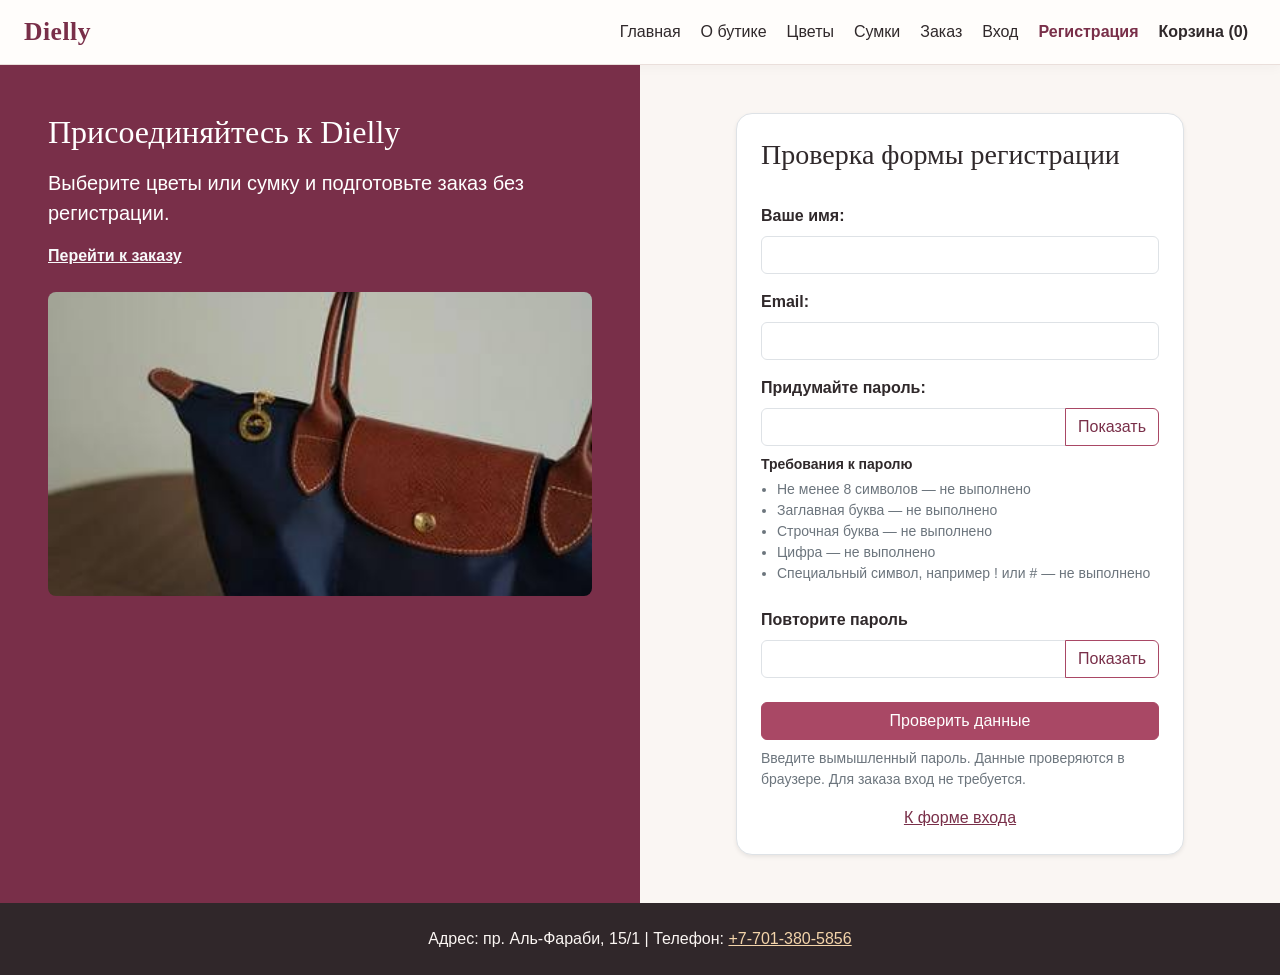
<file: register.html>
<!DOCTYPE html>
<html lang="ru">
<head>
    <meta charset="UTF-8">
    <meta name="viewport" content="width=device-width, initial-scale=1.0">
    <meta name="author" content="Rassul Tazhgulov">
    <title>Регистрация — Dielly Flowers &amp; Bags</title>
    <!-- Bootstrap 5.3.8 -->
    <link href="https://cdn.jsdelivr.net/npm/bootstrap@5.3.8/dist/css/bootstrap.min.css" rel="stylesheet" integrity="sha384-sRIl4kxILFvY47J16cr9ZwB07vP4J8+LH7qKQnuqkuIAvNWLzeN8tE5YBujZqJLB" crossorigin="anonymous">
    <link rel="stylesheet" href="css/base.css">
    <link rel="stylesheet" href="css/rasul.css">
    <script src="https://code.jquery.com/jquery-3.7.1.min.js" integrity="sha256-/JqT3SQfawRcv/BIHPThkBvs0OEvtFFmqPF/lYI/Cxo=" crossorigin="anonymous" defer></script>
    <script src="js/data.js" defer></script>
    <script src="js/main.js" defer></script>
    <script src="js/auth.js" defer></script>
</head>
<body class="d-flex flex-column min-vh-100">
    <header class="site-header">
        <nav class="navbar navbar-expand-xl" aria-label="Основная навигация">
            <!-- container-fluid keeps the navigation full width. -->
            <div class="container-fluid px-3 px-lg-4">
                <a class="navbar-brand fw-semibold" href="index.html">Dielly</a>
                <button id="site-nav-toggle" class="navbar-toggler" type="button" data-bs-toggle="collapse" data-bs-target="#site-nav" aria-controls="site-nav" aria-expanded="false" aria-label="Открыть меню">
                    <span class="navbar-toggler-icon"></span>
                </button>
                <div class="collapse navbar-collapse" id="site-nav">
                    <ul class="navbar-nav ms-auto align-items-xl-center gap-xl-1">
                        <li class="nav-item"><a class="nav-link" href="index.html">Главная</a></li>
                        <li class="nav-item"><a class="nav-link" href="about.html">О бутике</a></li>
                        <li class="nav-item"><a class="nav-link" href="flowers.html">Цветы</a></li>
                        <li class="nav-item"><a class="nav-link" href="bags.html">Сумки</a></li>
                        <li class="nav-item"><a class="nav-link" href="order.html">Заказ</a></li>
                        <li class="nav-item"><a class="nav-link" href="login.html">Вход</a></li>
                        <li class="nav-item"><a class="nav-link active" aria-current="page" href="register.html">Регистрация</a></li>
                    </ul>
                </div>
            </div>
        </nav>
    </header>

    <main class="container-fluid flex-grow-1 p-0">
        <section class="row g-0">
            <article class="auth-promo col-12 col-lg-6 p-3 p-sm-4 p-md-5 text-white">
                <h1 class="h2">Присоединяйтесь к Dielly</h1>
                <p class="lead mt-3">Выберите цветы или сумку и подготовьте заказ без регистрации.</p>
                <p class="mb-0"><a class="link-light fw-semibold" href="order.html">Перейти к заказу</a></p>
                <img src="images/2/shopper.jpeg" alt="Фирменный шопер Dielly" class="auth-photo img-fluid w-100 rounded-3 mt-4 d-none d-md-block">
            </article>

            <aside class="col-12 col-lg-6 p-3 p-sm-4 p-md-5 d-flex align-items-center justify-content-center">
                <form id="register-form" class="auth-form bg-white border rounded-4 shadow-sm p-3 p-sm-4">
                    <fieldset class="border-0 p-0">
                        <legend class="h3 mb-3">Создать аккаунт</legend>
                        <label class="form-label fw-semibold mt-3" for="register-name">Ваше имя:</label>
                        <input class="form-control" type="text" id="register-name" name="name" required>
                        <label class="form-label fw-semibold mt-3" for="register-email">Email:</label>
                        <input class="form-control" type="email" id="register-email" name="email" required>
                        <label class="form-label fw-semibold mt-3" for="register-password">Придумайте пароль:</label>
                        <input class="form-control" type="password" id="register-password" name="password" required>
                        <div id="register-errors" class="alert alert-danger d-none mt-4" role="alert"></div>
                        <button id="register-submit" class="btn btn-primary w-100 mt-4" type="button">Зарегистрироваться</button>
                        <p class="small text-secondary mt-2 mb-0">Данные не отправляются. Учётная запись не сохраняется.</p>
                    </fieldset>
                    <section id="register-result" class="border-top mt-4 pt-3" aria-labelledby="register-result-title">
                        <h2 id="register-result-title" class="h5">Результат</h2>
                        <p class="mb-2">Учётная запись не создана.</p>
                        <div id="register-message" class="alert alert-success d-none mb-0" role="status"></div>
                    </section>
                    <p class="text-center mt-3 mb-0">Уже есть аккаунт? <a href="login.html">Войти</a></p>
                </form>
            </aside>
        </section>
    </main>

    <footer class="mt-auto py-4 px-3 text-center">
        <p class="mb-0">Адрес: пр. Аль-Фараби, 15/1 | Телефон: <a href="tel:+77013805856">+7-701-380-5856</a></p>
    </footer>
    <script src="https://cdn.jsdelivr.net/npm/bootstrap@5.3.8/dist/js/bootstrap.bundle.min.js" integrity="sha384-FKyoEForCGlyvwx9Hj09JcYn3nv7wiPVlz7YYwJrWVcXK/BmnVDxM+D2scQbITxI" crossorigin="anonymous"></script>
</body>
</html>
</file>
<file: css/base.css>
:root {
    --rose: #a94865;
    --rose-dark: #792f49;
    --canvas: #faf6f3;
    --ink: #30292b;
}

body {
    background: var(--canvas);
    color: var(--ink);
    font-family: "Segoe UI", Tahoma, sans-serif;
}

h1, h2, h3, .navbar-brand, legend {
    font-family: Georgia, "Times New Roman", serif;
}

a { color: var(--rose-dark); }
a:hover { color: var(--rose); }

.site-header {
    background: #fffdfb;
    border-bottom: 1px solid #eadfdb;
    box-shadow: 0 2px 12px rgba(48, 41, 43, .04);
}

.navbar-brand { color: var(--rose-dark); font-size: 1.6rem; letter-spacing: .02em; }
.navbar-brand:hover { color: var(--rose); }
.navbar .nav-link { color: var(--ink); }
.navbar .nav-link:hover, .navbar .nav-link.active { color: var(--rose-dark); }
.navbar .nav-link.active { font-weight: 700; }
.navbar-toggler { border-color: #dbcac7; }

.eyebrow {
    color: var(--rose-dark);
    font-size: .75rem;
    font-weight: 700;
    letter-spacing: .14em;
    text-transform: uppercase;
}

.hero-panel { background: #f1e5e4; border: 1px solid #e9d8d8; }
.hero-photo { width: 100%; height: 17rem; object-fit: cover; }
.category-photo { width: 100%; aspect-ratio: 16 / 10; object-fit: cover; }
.product-photo { width: 100%; aspect-ratio: 4 / 3; object-fit: cover; }
.product-photo-top { object-position: center 35%; }
.product-photo-bottom { object-position: center 60%; }
.about-photo { width: 100%; max-height: 34rem; object-fit: cover; }
.auth-photo { max-height: 19rem; object-fit: cover; }

.card { border-radius: 1rem; overflow: hidden; }
.product-card { transition: transform .2s ease, box-shadow .2s ease; }
.product-card:hover { transform: translateY(-3px); box-shadow: 0 .6rem 1.4rem rgba(48, 41, 43, .12); }
.product-price { color: var(--rose-dark); }
.product-badge { background: #f7e6e9; color: var(--rose-dark); }

.btn-primary {
    --bs-btn-bg: var(--rose);
    --bs-btn-border-color: var(--rose);
    --bs-btn-hover-bg: var(--rose-dark);
    --bs-btn-hover-border-color: var(--rose-dark);
    --bs-btn-disabled-bg: var(--rose);
    --bs-btn-disabled-border-color: var(--rose);
}

.btn-outline-primary {
    --bs-btn-color: var(--rose-dark);
    --bs-btn-border-color: var(--rose);
    --bs-btn-hover-bg: var(--rose);
    --bs-btn-hover-border-color: var(--rose);
}

.form-control:focus, .form-select:focus {
    border-color: var(--rose);
    box-shadow: 0 0 0 .25rem rgba(169, 72, 101, .15);
}

.auth-promo { background: var(--rose-dark); }
.auth-form { width: 100%; max-width: 28rem; }
.order-section { max-width: 42rem; }

footer { background: #30272a; color: #fbf6f3; }
footer a { color: #f3d4aa; }
footer a:hover { color: #fff; }

@media (min-width: 992px) {
    .hero-photo { height: 34rem; }
}
</file>
<file: css/sayat.css>
.welcome-note {
    border-left: 3px solid var(--rose);
}
</file>
<file: css/rasul.css>
.reason-item {
    background: #fbf5f2;
}
</file>
